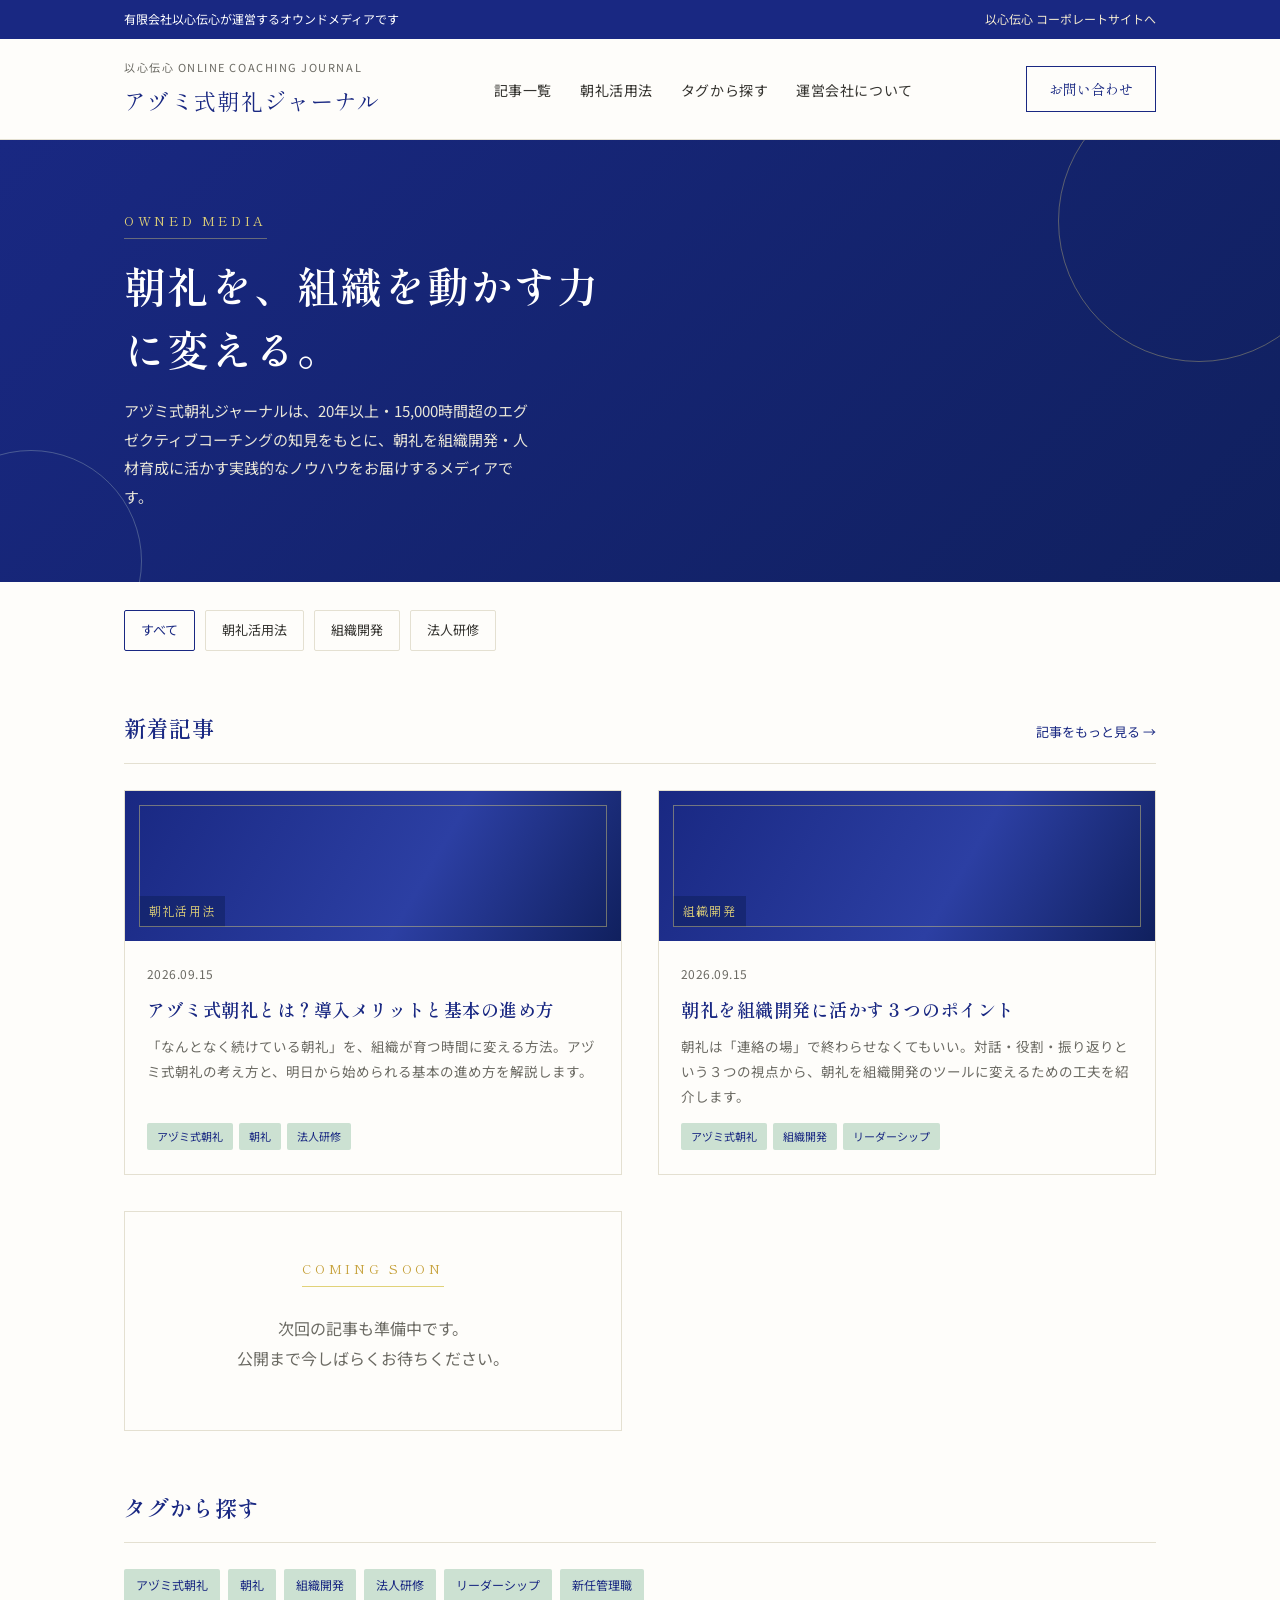
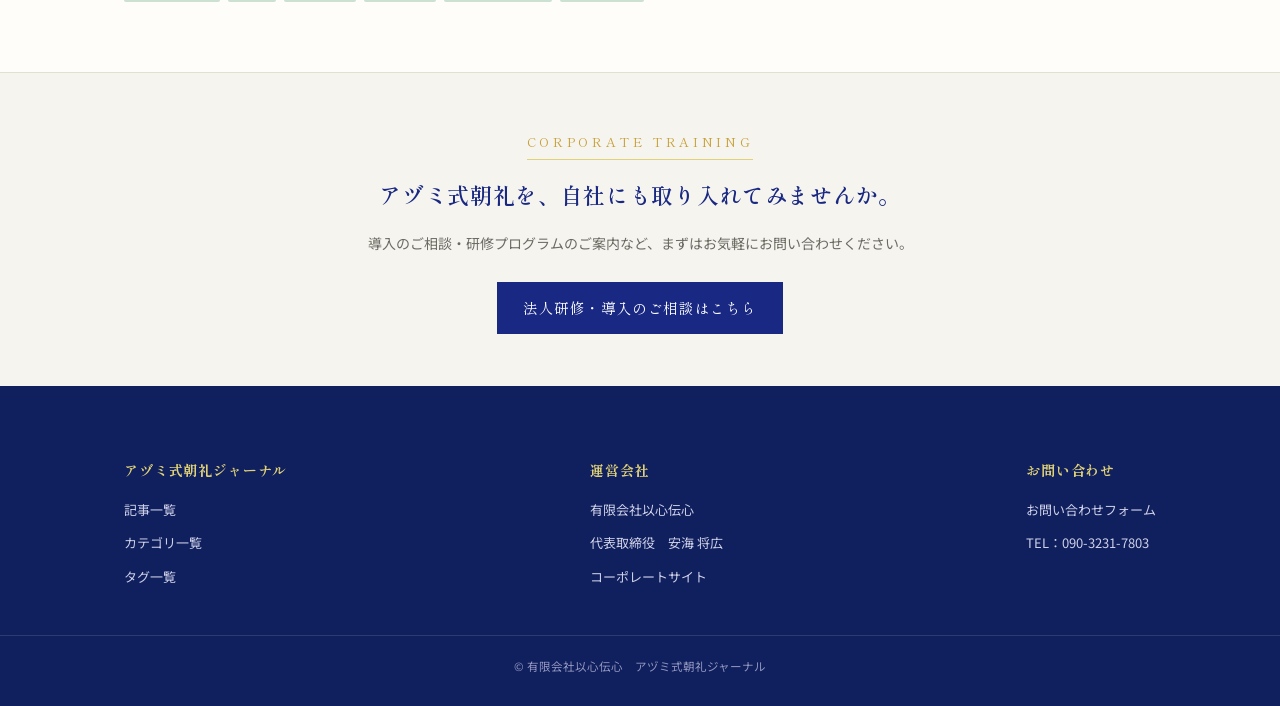
<file: index.html>
<!DOCTYPE html>
<html lang="ja">
<head>
<meta charset="UTF-8">
<meta name="viewport" content="width=device-width, initial-scale=1">
<title>アヅミ式朝礼ジャーナル｜組織を元気にする朝礼のノウハウメディア｜以心伝心</title>
<meta name="description" content="アヅミ式朝礼ジャーナルは、有限会社以心伝心が運営する朝礼・組織開発の実践メディアです。アヅミ式朝礼の導入方法から、組織開発・法人研修への活かし方まで、現場で使えるノウハウをお届けします。">
<link rel="stylesheet" href="css/style.css">
</head>
<body>

<div class="gh-topline">
  <div class="wrap">
    <span>有限会社以心伝心が運営するオウンドメディアです</span>
    <a href="https://isindensin.jp">以心伝心 コーポレートサイトへ</a>
  </div>
</div>

<header class="gh-header">
  <div class="wrap">
    <div class="gh-brand">
      <span class="parent">以心伝心 ONLINE COACHING JOURNAL</span>
      <span class="title">アヅミ式朝礼ジャーナル</span>
    </div>
    <nav class="gh-nav" aria-label="メインナビゲーション">
      <ul>
        <li><a href="index.html" aria-current="page">記事一覧</a></li>
        <li><a href="category-choreikatsuyoho.html">朝礼活用法</a></li>
        <li><a href="tag-azumishikichorei.html">タグから探す</a></li>
        <li><a href="https://isindensin.jp/mission/">運営会社について</a></li>
      </ul>
    </nav>
    <a class="gh-cta" href="https://isindensin.jp/contact/">お問い合わせ</a>
  </div>
</header>

<section class="hero">
  <div class="wrap">
    <span class="eyebrow">OWNED MEDIA</span>
    <h1>朝礼を、組織を動かす力に変える。</h1>
    <p>アヅミ式朝礼ジャーナルは、20年以上・15,000時間超のエグゼクティブコーチングの知見をもとに、朝礼を組織開発・人材育成に活かす実践的なノウハウをお届けするメディアです。</p>
  </div>
</section>

<main class="wrap">

  <div class="chipbar" role="navigation" aria-label="カテゴリで絞り込む">
    <a class="chip current" href="index.html">すべて</a>
    <a class="chip" href="category-choreikatsuyoho.html">朝礼活用法</a>
    <a class="chip" href="#">組織開発</a>
    <a class="chip" href="#">法人研修</a>
  </div>

  <div class="section-head">
    <h2>新着記事</h2>
    <a class="more" href="#">記事をもっと見る &rarr;</a>
  </div>

  <div class="article-grid">

    <article class="card">
      <a class="card-media" href="article-azumishiki-chorei-toha.html">
        <span class="cat">朝礼活用法</span>
      </a>
      <div class="card-body">
        <span class="date">2026.09.15</span>
        <h3><a href="article-azumishiki-chorei-toha.html">アヅミ式朝礼とは？導入メリットと基本の進め方</a></h3>
        <p>「なんとなく続けている朝礼」を、組織が育つ時間に変える方法。アヅミ式朝礼の考え方と、明日から始められる基本の進め方を解説します。</p>
        <div class="card-tags">
          <a class="tag" href="tag-azumishikichorei.html">アヅミ式朝礼</a>
          <a class="tag" href="#">朝礼</a>
          <a class="tag" href="#">法人研修</a>
        </div>
      </div>
    </article>

    <article class="card">
      <a class="card-media" href="article-chorei-3points.html">
        <span class="cat">組織開発</span>
      </a>
      <div class="card-body">
        <span class="date">2026.09.15</span>
        <h3><a href="article-chorei-3points.html">朝礼を組織開発に活かす３つのポイント</a></h3>
        <p>朝礼は「連絡の場」で終わらせなくてもいい。対話・役割・振り返りという３つの視点から、朝礼を組織開発のツールに変えるための工夫を紹介します。</p>
        <div class="card-tags">
          <a class="tag" href="tag-azumishikichorei.html">アヅミ式朝礼</a>
          <a class="tag" href="#">組織開発</a>
          <a class="tag" href="#">リーダーシップ</a>
        </div>
      </div>
    </article>

    <div class="card placeholder">
      <div>
        <span class="eyebrow">COMING SOON</span>
        <p>次回の記事も準備中です。<br>公開まで今しばらくお待ちください。</p>
      </div>
    </div>

  </div>

  <div class="section-head">
    <h2>タグから探す</h2>
  </div>
  <div class="tagbar" style="margin-bottom:60px;">
    <a class="tag" href="tag-azumishikichorei.html">アヅミ式朝礼</a>
    <a class="tag" href="#">朝礼</a>
    <a class="tag" href="#">組織開発</a>
    <a class="tag" href="#">法人研修</a>
    <a class="tag" href="#">リーダーシップ</a>
    <a class="tag" href="#">新任管理職</a>
  </div>

</main>

<div class="footer-cta">
  <div class="wrap">
    <span class="eyebrow">CORPORATE TRAINING</span>
    <h2>アヅミ式朝礼を、自社にも取り入れてみませんか。</h2>
    <p>導入のご相談・研修プログラムのご案内など、まずはお気軽にお問い合わせください。</p>
    <a class="btn btn-gold" style="background:var(--navy);color:#fff;" href="https://isindensin.jp/contact/">法人研修・導入のご相談はこちら</a>
  </div>
</div>

<footer class="gh-footer">
  <div class="wrap">
    <div class="fcol">
      <h5>アヅミ式朝礼ジャーナル</h5>
      <ul>
        <li><a href="index.html">記事一覧</a></li>
        <li><a href="category-choreikatsuyoho.html">カテゴリ一覧</a></li>
        <li><a href="tag-azumishikichorei.html">タグ一覧</a></li>
      </ul>
    </div>
    <div class="fcol">
      <h5>運営会社</h5>
      <ul>
        <li>有限会社以心伝心</li>
        <li>代表取締役　安海 将広</li>
        <li><a href="https://isindensin.jp">コーポレートサイト</a></li>
      </ul>
    </div>
    <div class="fcol">
      <h5>お問い合わせ</h5>
      <ul>
        <li><a href="https://isindensin.jp/contact/">お問い合わせフォーム</a></li>
        <li>TEL：090-3231-7803</li>
      </ul>
    </div>
  </div>
  <div class="copy">&copy; 有限会社以心伝心　アヅミ式朝礼ジャーナル</div>
</footer>

</body>
</html>
</file>
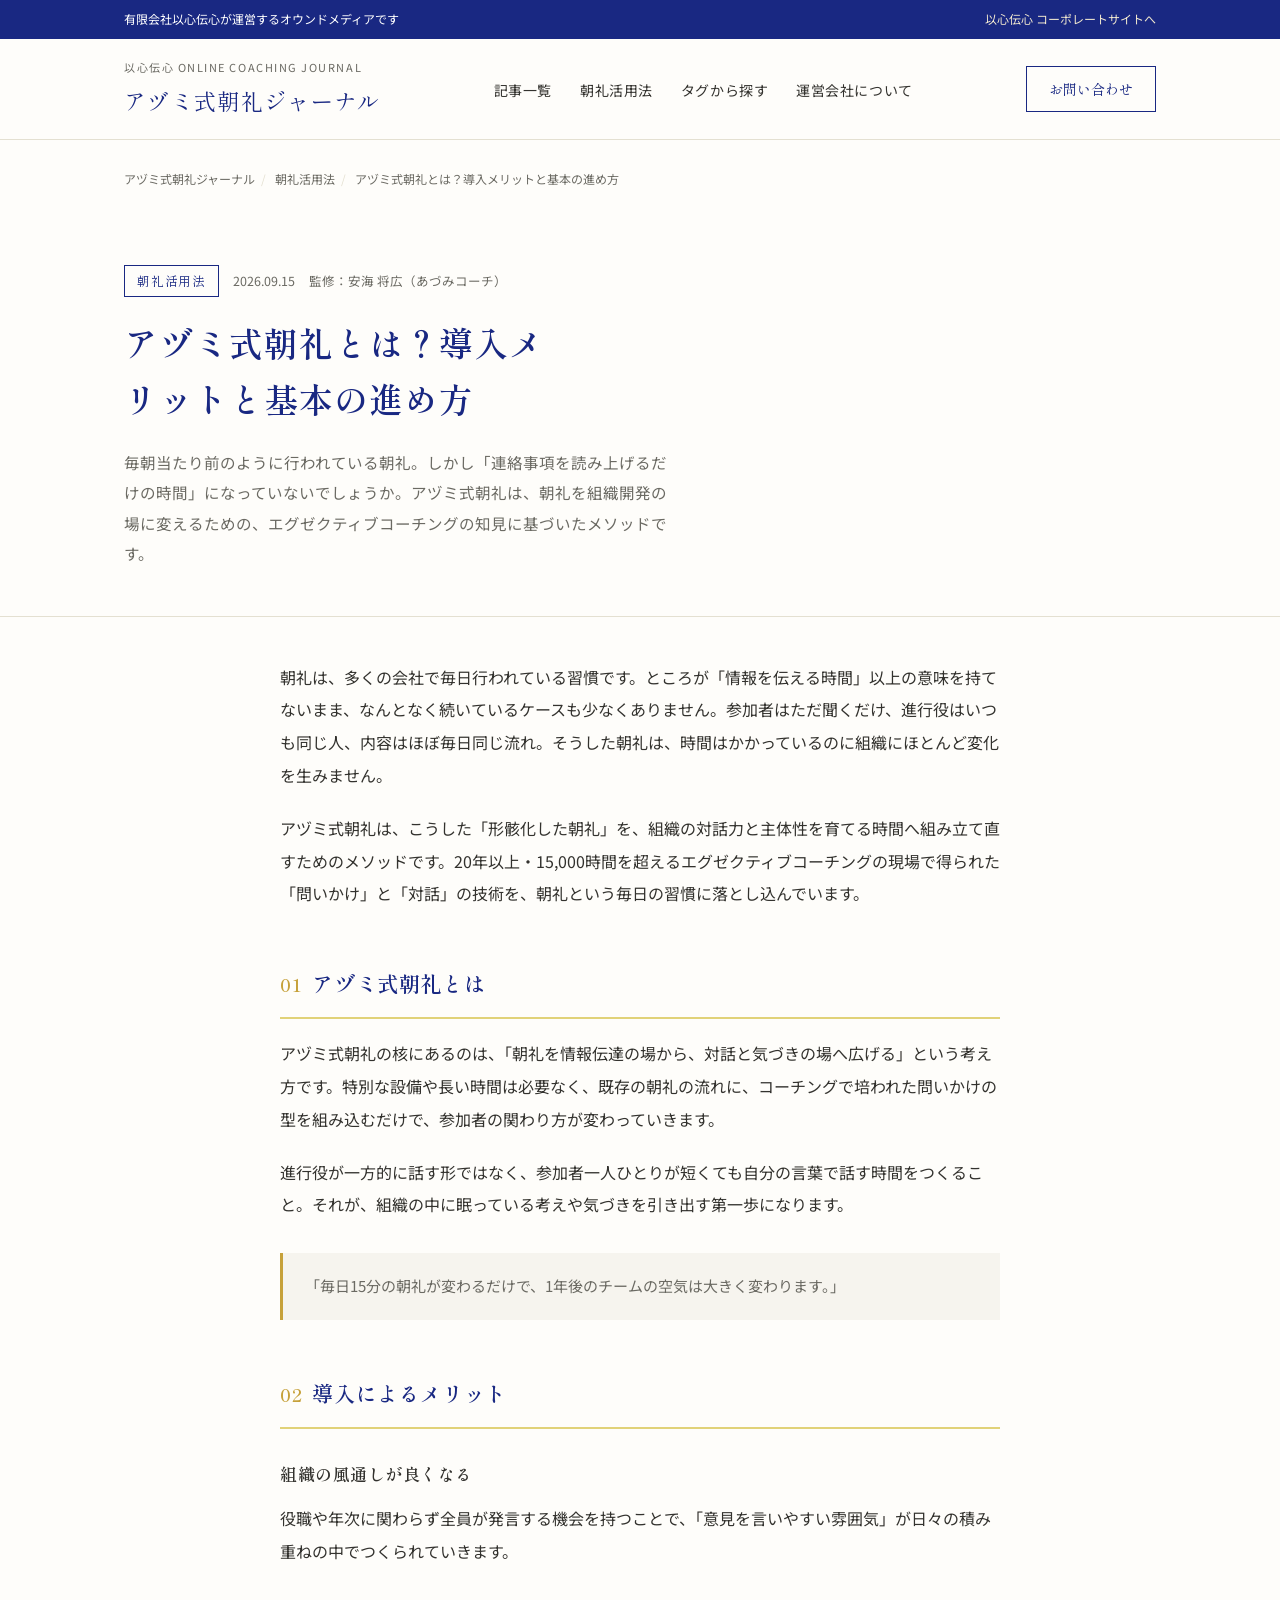
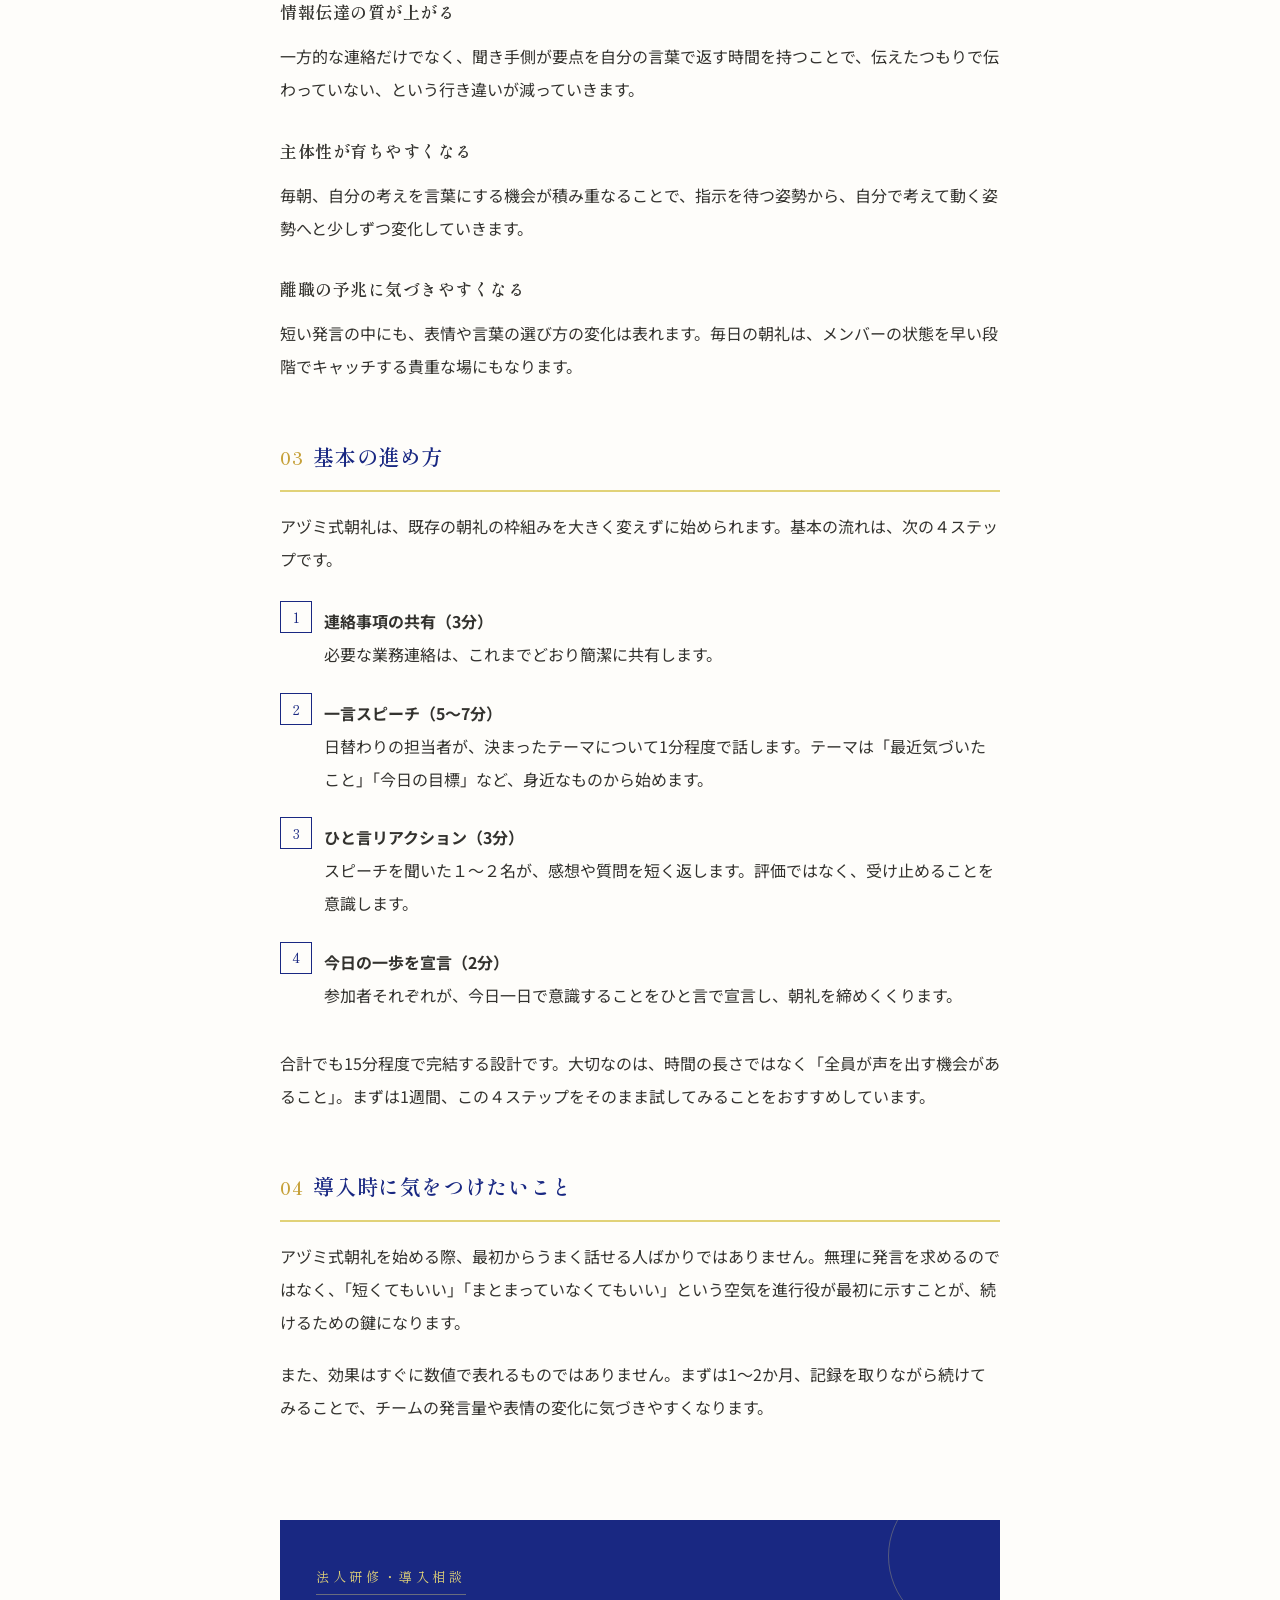
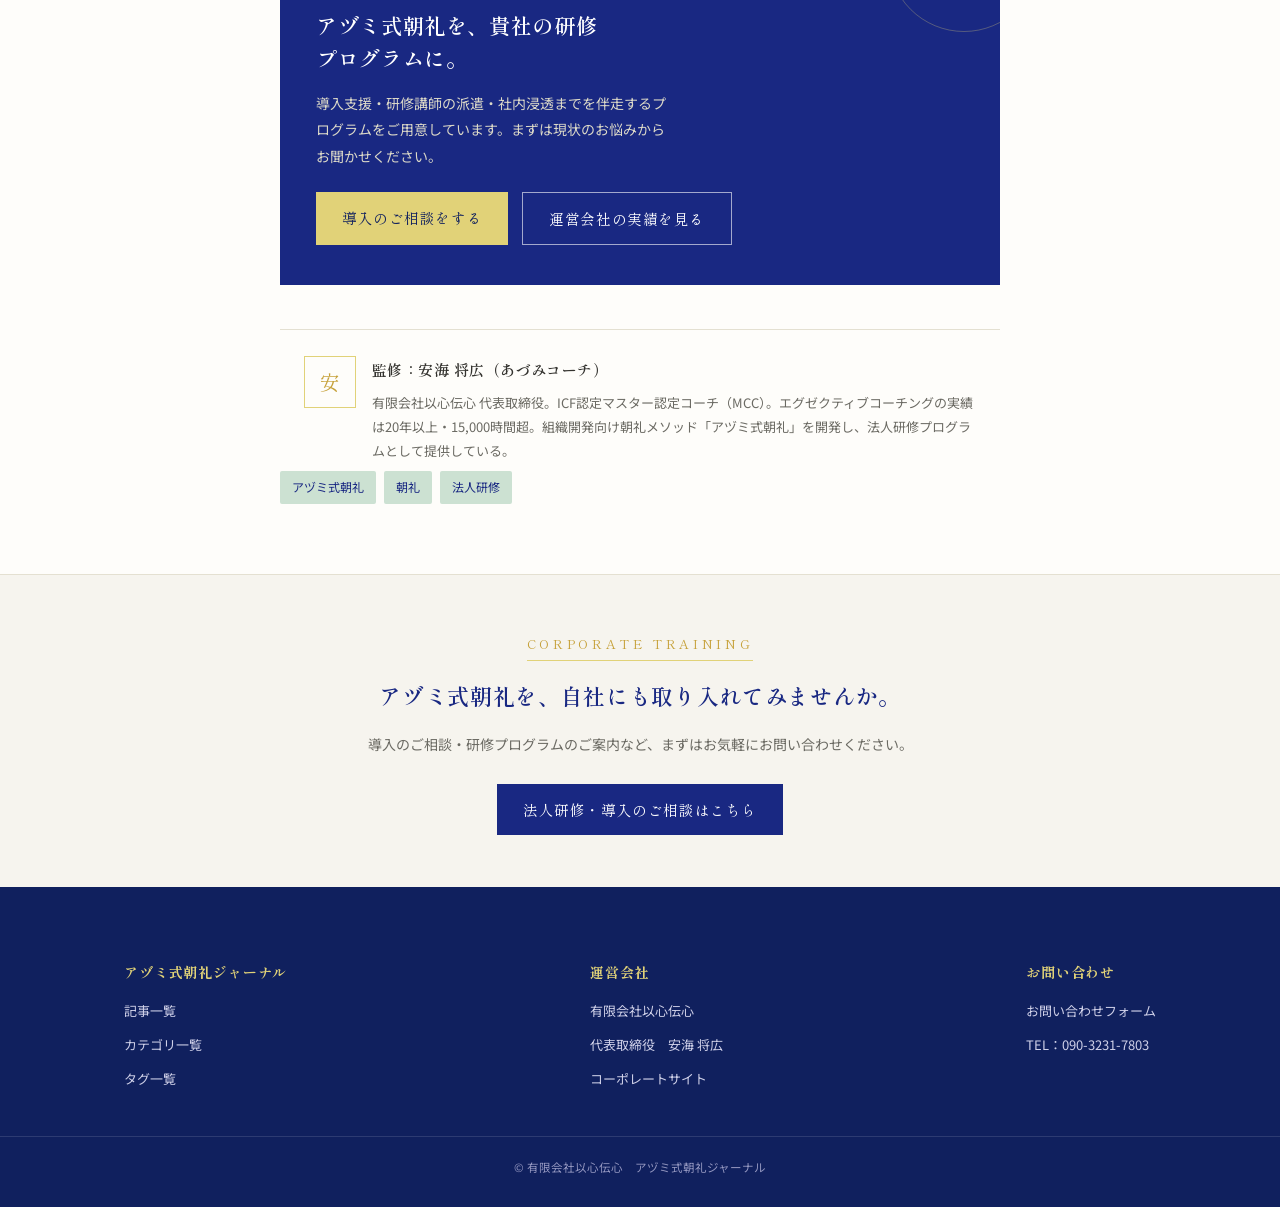
<file: article-azumishiki-chorei-toha.html>
<!DOCTYPE html>
<html lang="ja">
<head>
<meta charset="UTF-8">
<meta name="viewport" content="width=device-width, initial-scale=1">
<title>アヅミ式朝礼とは？導入メリットと基本の進め方｜アヅミ式朝礼ジャーナル</title>
<meta name="description" content="アヅミ式朝礼は、20年以上のエグゼクティブコーチングの知見をもとに設計された組織開発向けの朝礼メソッドです。導入のメリットと基本の進め方を、具体例とともに解説します。">
<link rel="stylesheet" href="css/style.css">
</head>
<body>

<div class="gh-topline">
  <div class="wrap">
    <span>有限会社以心伝心が運営するオウンドメディアです</span>
    <a href="https://isindensin.jp">以心伝心 コーポレートサイトへ</a>
  </div>
</div>

<header class="gh-header">
  <div class="wrap">
    <div class="gh-brand">
      <span class="parent">以心伝心 ONLINE COACHING JOURNAL</span>
      <span class="title">アヅミ式朝礼ジャーナル</span>
    </div>
    <nav class="gh-nav" aria-label="メインナビゲーション">
      <ul>
        <li><a href="index.html">記事一覧</a></li>
        <li><a href="category-choreikatsuyoho.html">朝礼活用法</a></li>
        <li><a href="tag-azumishikichorei.html">タグから探す</a></li>
        <li><a href="https://isindensin.jp/mission/">運営会社について</a></li>
      </ul>
    </nav>
    <a class="gh-cta" href="https://isindensin.jp/contact/">お問い合わせ</a>
  </div>
</header>

<div class="wrap">
  <p class="crumbs">
    <a href="index.html">アヅミ式朝礼ジャーナル</a><span>/</span>
    <a href="category-choreikatsuyoho.html">朝礼活用法</a><span>/</span>
    アヅミ式朝礼とは？導入メリットと基本の進め方
  </p>
</div>

<div class="article-head">
  <div class="wrap">
    <div class="meta">
      <span class="cat-badge">朝礼活用法</span>
      <span>2026.09.15</span>
      <span>監修：安海 将広（あづみコーチ）</span>
    </div>
    <h1>アヅミ式朝礼とは？導入メリットと基本の進め方</h1>
    <p class="lead">毎朝当たり前のように行われている朝礼。しかし「連絡事項を読み上げるだけの時間」になっていないでしょうか。アヅミ式朝礼は、朝礼を組織開発の場に変えるための、エグゼクティブコーチングの知見に基づいたメソッドです。</p>
  </div>
</div>

<article class="article-body">

  <p>朝礼は、多くの会社で毎日行われている習慣です。ところが「情報を伝える時間」以上の意味を持てないまま、なんとなく続いているケースも少なくありません。参加者はただ聞くだけ、進行役はいつも同じ人、内容はほぼ毎日同じ流れ。そうした朝礼は、時間はかかっているのに組織にほとんど変化を生みません。</p>

  <p>アヅミ式朝礼は、こうした「形骸化した朝礼」を、組織の対話力と主体性を育てる時間へ組み立て直すためのメソッドです。20年以上・15,000時間を超えるエグゼクティブコーチングの現場で得られた「問いかけ」と「対話」の技術を、朝礼という毎日の習慣に落とし込んでいます。</p>

  <h2><span class="num">01</span>アヅミ式朝礼とは</h2>
  <p>アヅミ式朝礼の核にあるのは、「朝礼を情報伝達の場から、対話と気づきの場へ広げる」という考え方です。特別な設備や長い時間は必要なく、既存の朝礼の流れに、コーチングで培われた問いかけの型を組み込むだけで、参加者の関わり方が変わっていきます。</p>
  <p>進行役が一方的に話す形ではなく、参加者一人ひとりが短くても自分の言葉で話す時間をつくること。それが、組織の中に眠っている考えや気づきを引き出す第一歩になります。</p>

  <div class="pull">「毎日15分の朝礼が変わるだけで、1年後のチームの空気は大きく変わります。」</div>

  <h2><span class="num">02</span>導入によるメリット</h2>

  <h3>組織の風通しが良くなる</h3>
  <p>役職や年次に関わらず全員が発言する機会を持つことで、「意見を言いやすい雰囲気」が日々の積み重ねの中でつくられていきます。</p>

  <h3>情報伝達の質が上がる</h3>
  <p>一方的な連絡だけでなく、聞き手側が要点を自分の言葉で返す時間を持つことで、伝えたつもりで伝わっていない、という行き違いが減っていきます。</p>

  <h3>主体性が育ちやすくなる</h3>
  <p>毎朝、自分の考えを言葉にする機会が積み重なることで、指示を待つ姿勢から、自分で考えて動く姿勢へと少しずつ変化していきます。</p>

  <h3>離職の予兆に気づきやすくなる</h3>
  <p>短い発言の中にも、表情や言葉の選び方の変化は表れます。毎日の朝礼は、メンバーの状態を早い段階でキャッチする貴重な場にもなります。</p>

  <h2><span class="num">03</span>基本の進め方</h2>
  <p>アヅミ式朝礼は、既存の朝礼の枠組みを大きく変えずに始められます。基本の流れは、次の４ステップです。</p>

  <ol class="step-list">
    <li><strong>連絡事項の共有（3分）</strong><br>必要な業務連絡は、これまでどおり簡潔に共有します。</li>
    <li><strong>一言スピーチ（5〜7分）</strong><br>日替わりの担当者が、決まったテーマについて1分程度で話します。テーマは「最近気づいたこと」「今日の目標」など、身近なものから始めます。</li>
    <li><strong>ひと言リアクション（3分）</strong><br>スピーチを聞いた１〜２名が、感想や質問を短く返します。評価ではなく、受け止めることを意識します。</li>
    <li><strong>今日の一歩を宣言（2分）</strong><br>参加者それぞれが、今日一日で意識することをひと言で宣言し、朝礼を締めくくります。</li>
  </ol>

  <p>合計でも15分程度で完結する設計です。大切なのは、時間の長さではなく「全員が声を出す機会があること」。まずは1週間、この４ステップをそのまま試してみることをおすすめしています。</p>

  <h2><span class="num">04</span>導入時に気をつけたいこと</h2>
  <p>アヅミ式朝礼を始める際、最初からうまく話せる人ばかりではありません。無理に発言を求めるのではなく、「短くてもいい」「まとまっていなくてもいい」という空気を進行役が最初に示すことが、続けるための鍵になります。</p>
  <p>また、効果はすぐに数値で表れるものではありません。まずは1〜2か月、記録を取りながら続けてみることで、チームの発言量や表情の変化に気づきやすくなります。</p>

</article>

<div class="cta-block wrap" style="max-width:720px;">
  <span class="eyebrow">法人研修・導入相談</span>
  <h3>アヅミ式朝礼を、貴社の研修プログラムに。</h3>
  <p>導入支援・研修講師の派遣・社内浸透までを伴走するプログラムをご用意しています。まずは現状のお悩みからお聞かせください。</p>
  <div class="cta-buttons">
    <a class="btn btn-gold" href="https://isindensin.jp/contact/">導入のご相談をする</a>
    <a class="btn btn-outline" href="https://isindensin.jp/mission/">運営会社の実績を見る</a>
  </div>
</div>

<div class="author-box wrap" style="max-width:720px;">
  <div class="author-mark">安</div>
  <div>
    <h4>監修：安海 将広（あづみコーチ）</h4>
    <p>有限会社以心伝心 代表取締役。ICF認定マスター認定コーチ（MCC）。エグゼクティブコーチングの実績は20年以上・15,000時間超。組織開発向け朝礼メソッド「アヅミ式朝礼」を開発し、法人研修プログラムとして提供している。</p>
  </div>
</div>

<div class="article-foot-tags wrap" style="max-width:720px;">
  <a class="tag" href="tag-azumishikichorei.html">アヅミ式朝礼</a>
  <a class="tag" href="#">朝礼</a>
  <a class="tag" href="#">法人研修</a>
</div>

<div class="footer-cta">
  <div class="wrap">
    <span class="eyebrow">CORPORATE TRAINING</span>
    <h2>アヅミ式朝礼を、自社にも取り入れてみませんか。</h2>
    <p>導入のご相談・研修プログラムのご案内など、まずはお気軽にお問い合わせください。</p>
    <a class="btn btn-gold" style="background:var(--navy);color:#fff;" href="https://isindensin.jp/contact/">法人研修・導入のご相談はこちら</a>
  </div>
</div>

<footer class="gh-footer">
  <div class="wrap">
    <div class="fcol">
      <h5>アヅミ式朝礼ジャーナル</h5>
      <ul>
        <li><a href="index.html">記事一覧</a></li>
        <li><a href="category-choreikatsuyoho.html">カテゴリ一覧</a></li>
        <li><a href="tag-azumishikichorei.html">タグ一覧</a></li>
      </ul>
    </div>
    <div class="fcol">
      <h5>運営会社</h5>
      <ul>
        <li>有限会社以心伝心</li>
        <li>代表取締役　安海 将広</li>
        <li><a href="https://isindensin.jp">コーポレートサイト</a></li>
      </ul>
    </div>
    <div class="fcol">
      <h5>お問い合わせ</h5>
      <ul>
        <li><a href="https://isindensin.jp/contact/">お問い合わせフォーム</a></li>
        <li>TEL：090-3231-7803</li>
      </ul>
    </div>
  </div>
  <div class="copy">&copy; 有限会社以心伝心　アヅミ式朝礼ジャーナル</div>
</footer>

</body>
</html>
</file>
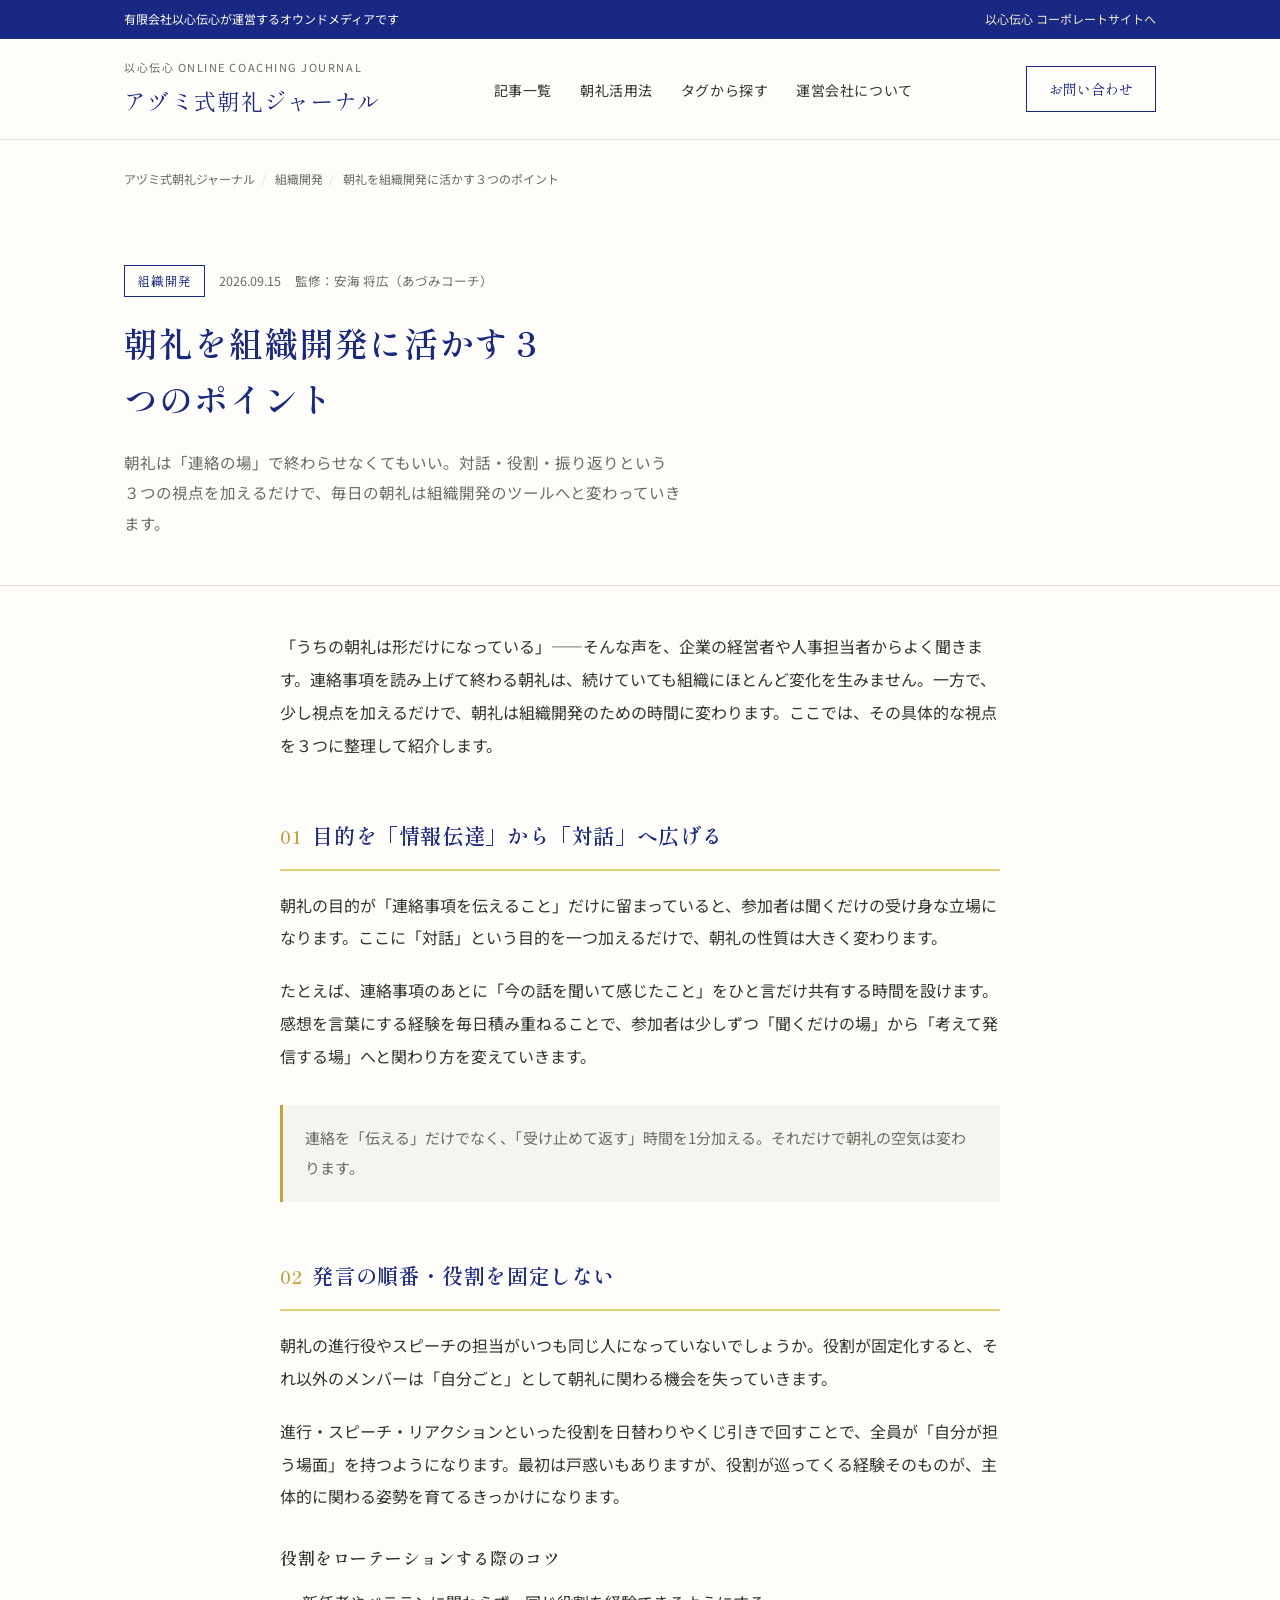
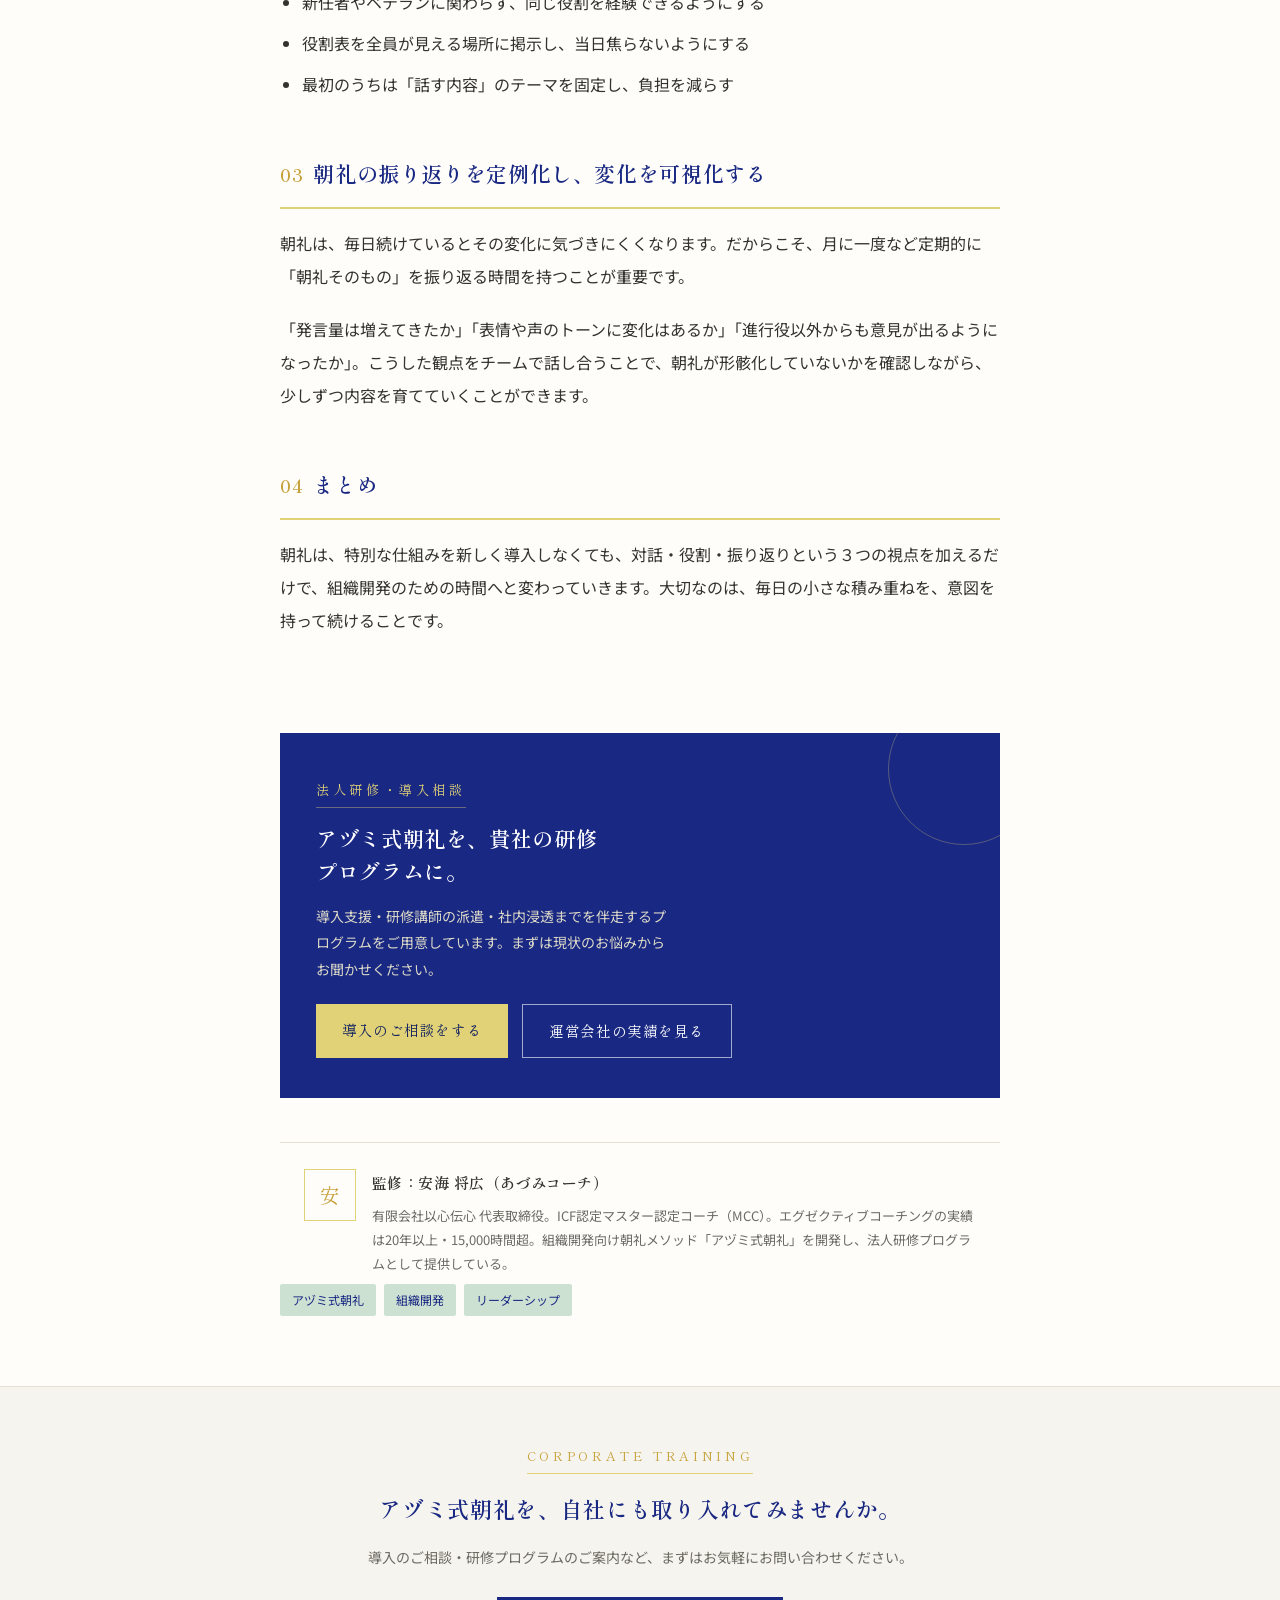
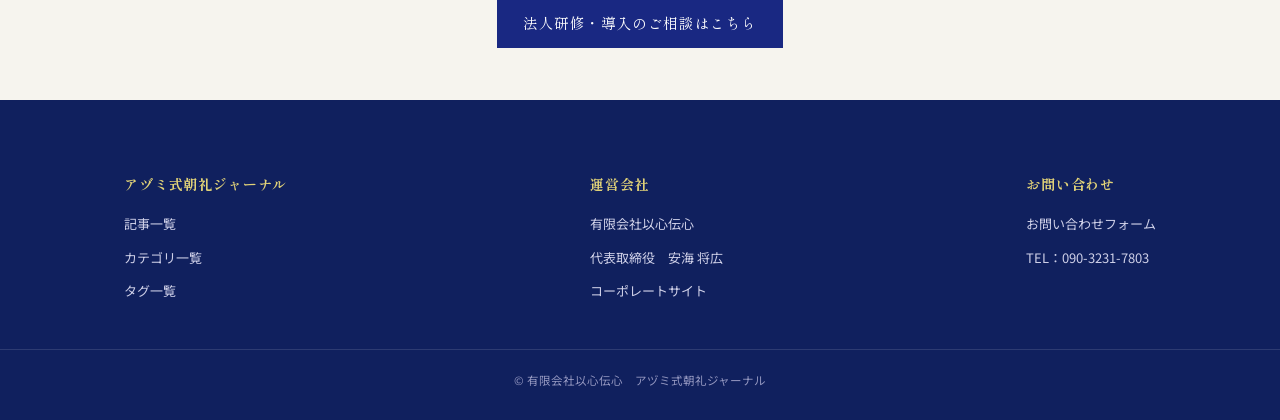
<file: article-chorei-3points.html>
<!DOCTYPE html>
<html lang="ja">
<head>
<meta charset="UTF-8">
<meta name="viewport" content="width=device-width, initial-scale=1">
<title>朝礼を組織開発に活かす３つのポイント｜アヅミ式朝礼ジャーナル</title>
<meta name="description" content="朝礼は連絡の場で終わらせなくてもいい。対話・役割・振り返りという３つの視点から、朝礼を組織開発のツールに変えるための具体的な工夫を紹介します。">
<link rel="stylesheet" href="css/style.css">
</head>
<body>

<div class="gh-topline">
  <div class="wrap">
    <span>有限会社以心伝心が運営するオウンドメディアです</span>
    <a href="https://isindensin.jp">以心伝心 コーポレートサイトへ</a>
  </div>
</div>

<header class="gh-header">
  <div class="wrap">
    <div class="gh-brand">
      <span class="parent">以心伝心 ONLINE COACHING JOURNAL</span>
      <span class="title">アヅミ式朝礼ジャーナル</span>
    </div>
    <nav class="gh-nav" aria-label="メインナビゲーション">
      <ul>
        <li><a href="index.html">記事一覧</a></li>
        <li><a href="category-choreikatsuyoho.html">朝礼活用法</a></li>
        <li><a href="tag-azumishikichorei.html">タグから探す</a></li>
        <li><a href="https://isindensin.jp/mission/">運営会社について</a></li>
      </ul>
    </nav>
    <a class="gh-cta" href="https://isindensin.jp/contact/">お問い合わせ</a>
  </div>
</header>

<div class="wrap">
  <p class="crumbs">
    <a href="index.html">アヅミ式朝礼ジャーナル</a><span>/</span>
    組織開発<span>/</span>
    朝礼を組織開発に活かす３つのポイント
  </p>
</div>

<div class="article-head">
  <div class="wrap">
    <div class="meta">
      <span class="cat-badge">組織開発</span>
      <span>2026.09.15</span>
      <span>監修：安海 将広（あづみコーチ）</span>
    </div>
    <h1>朝礼を組織開発に活かす３つのポイント</h1>
    <p class="lead">朝礼は「連絡の場」で終わらせなくてもいい。対話・役割・振り返りという３つの視点を加えるだけで、毎日の朝礼は組織開発のツールへと変わっていきます。</p>
  </div>
</div>

<article class="article-body">

  <p>「うちの朝礼は形だけになっている」——そんな声を、企業の経営者や人事担当者からよく聞きます。連絡事項を読み上げて終わる朝礼は、続けていても組織にほとんど変化を生みません。一方で、少し視点を加えるだけで、朝礼は組織開発のための時間に変わります。ここでは、その具体的な視点を３つに整理して紹介します。</p>

  <h2><span class="num">01</span>目的を「情報伝達」から「対話」へ広げる</h2>
  <p>朝礼の目的が「連絡事項を伝えること」だけに留まっていると、参加者は聞くだけの受け身な立場になります。ここに「対話」という目的を一つ加えるだけで、朝礼の性質は大きく変わります。</p>
  <p>たとえば、連絡事項のあとに「今の話を聞いて感じたこと」をひと言だけ共有する時間を設けます。感想を言葉にする経験を毎日積み重ねることで、参加者は少しずつ「聞くだけの場」から「考えて発信する場」へと関わり方を変えていきます。</p>

  <div class="pull">連絡を「伝える」だけでなく、「受け止めて返す」時間を1分加える。それだけで朝礼の空気は変わります。</div>

  <h2><span class="num">02</span>発言の順番・役割を固定しない</h2>
  <p>朝礼の進行役やスピーチの担当がいつも同じ人になっていないでしょうか。役割が固定化すると、それ以外のメンバーは「自分ごと」として朝礼に関わる機会を失っていきます。</p>
  <p>進行・スピーチ・リアクションといった役割を日替わりやくじ引きで回すことで、全員が「自分が担う場面」を持つようになります。最初は戸惑いもありますが、役割が巡ってくる経験そのものが、主体的に関わる姿勢を育てるきっかけになります。</p>

  <h3>役割をローテーションする際のコツ</h3>
  <ul>
    <li>新任者やベテランに関わらず、同じ役割を経験できるようにする</li>
    <li>役割表を全員が見える場所に掲示し、当日焦らないようにする</li>
    <li>最初のうちは「話す内容」のテーマを固定し、負担を減らす</li>
  </ul>

  <h2><span class="num">03</span>朝礼の振り返りを定例化し、変化を可視化する</h2>
  <p>朝礼は、毎日続けているとその変化に気づきにくくなります。だからこそ、月に一度など定期的に「朝礼そのもの」を振り返る時間を持つことが重要です。</p>
  <p>「発言量は増えてきたか」「表情や声のトーンに変化はあるか」「進行役以外からも意見が出るようになったか」。こうした観点をチームで話し合うことで、朝礼が形骸化していないかを確認しながら、少しずつ内容を育てていくことができます。</p>

  <h2><span class="num">04</span>まとめ</h2>
  <p>朝礼は、特別な仕組みを新しく導入しなくても、対話・役割・振り返りという３つの視点を加えるだけで、組織開発のための時間へと変わっていきます。大切なのは、毎日の小さな積み重ねを、意図を持って続けることです。</p>

</article>

<div class="cta-block wrap" style="max-width:720px;">
  <span class="eyebrow">法人研修・導入相談</span>
  <h3>アヅミ式朝礼を、貴社の研修プログラムに。</h3>
  <p>導入支援・研修講師の派遣・社内浸透までを伴走するプログラムをご用意しています。まずは現状のお悩みからお聞かせください。</p>
  <div class="cta-buttons">
    <a class="btn btn-gold" href="https://isindensin.jp/contact/">導入のご相談をする</a>
    <a class="btn btn-outline" href="https://isindensin.jp/mission/">運営会社の実績を見る</a>
  </div>
</div>

<div class="author-box wrap" style="max-width:720px;">
  <div class="author-mark">安</div>
  <div>
    <h4>監修：安海 将広（あづみコーチ）</h4>
    <p>有限会社以心伝心 代表取締役。ICF認定マスター認定コーチ（MCC）。エグゼクティブコーチングの実績は20年以上・15,000時間超。組織開発向け朝礼メソッド「アヅミ式朝礼」を開発し、法人研修プログラムとして提供している。</p>
  </div>
</div>

<div class="article-foot-tags wrap" style="max-width:720px;">
  <a class="tag" href="tag-azumishikichorei.html">アヅミ式朝礼</a>
  <a class="tag" href="#">組織開発</a>
  <a class="tag" href="#">リーダーシップ</a>
</div>

<div class="footer-cta">
  <div class="wrap">
    <span class="eyebrow">CORPORATE TRAINING</span>
    <h2>アヅミ式朝礼を、自社にも取り入れてみませんか。</h2>
    <p>導入のご相談・研修プログラムのご案内など、まずはお気軽にお問い合わせください。</p>
    <a class="btn btn-gold" style="background:var(--navy);color:#fff;" href="https://isindensin.jp/contact/">法人研修・導入のご相談はこちら</a>
  </div>
</div>

<footer class="gh-footer">
  <div class="wrap">
    <div class="fcol">
      <h5>アヅミ式朝礼ジャーナル</h5>
      <ul>
        <li><a href="index.html">記事一覧</a></li>
        <li><a href="category-choreikatsuyoho.html">カテゴリ一覧</a></li>
        <li><a href="tag-azumishikichorei.html">タグ一覧</a></li>
      </ul>
    </div>
    <div class="fcol">
      <h5>運営会社</h5>
      <ul>
        <li>有限会社以心伝心</li>
        <li>代表取締役　安海 将広</li>
        <li><a href="https://isindensin.jp">コーポレートサイト</a></li>
      </ul>
    </div>
    <div class="fcol">
      <h5>お問い合わせ</h5>
      <ul>
        <li><a href="https://isindensin.jp/contact/">お問い合わせフォーム</a></li>
        <li>TEL：090-3231-7803</li>
      </ul>
    </div>
  </div>
  <div class="copy">&copy; 有限会社以心伝心　アヅミ式朝礼ジャーナル</div>
</footer>

</body>
</html>
</file>
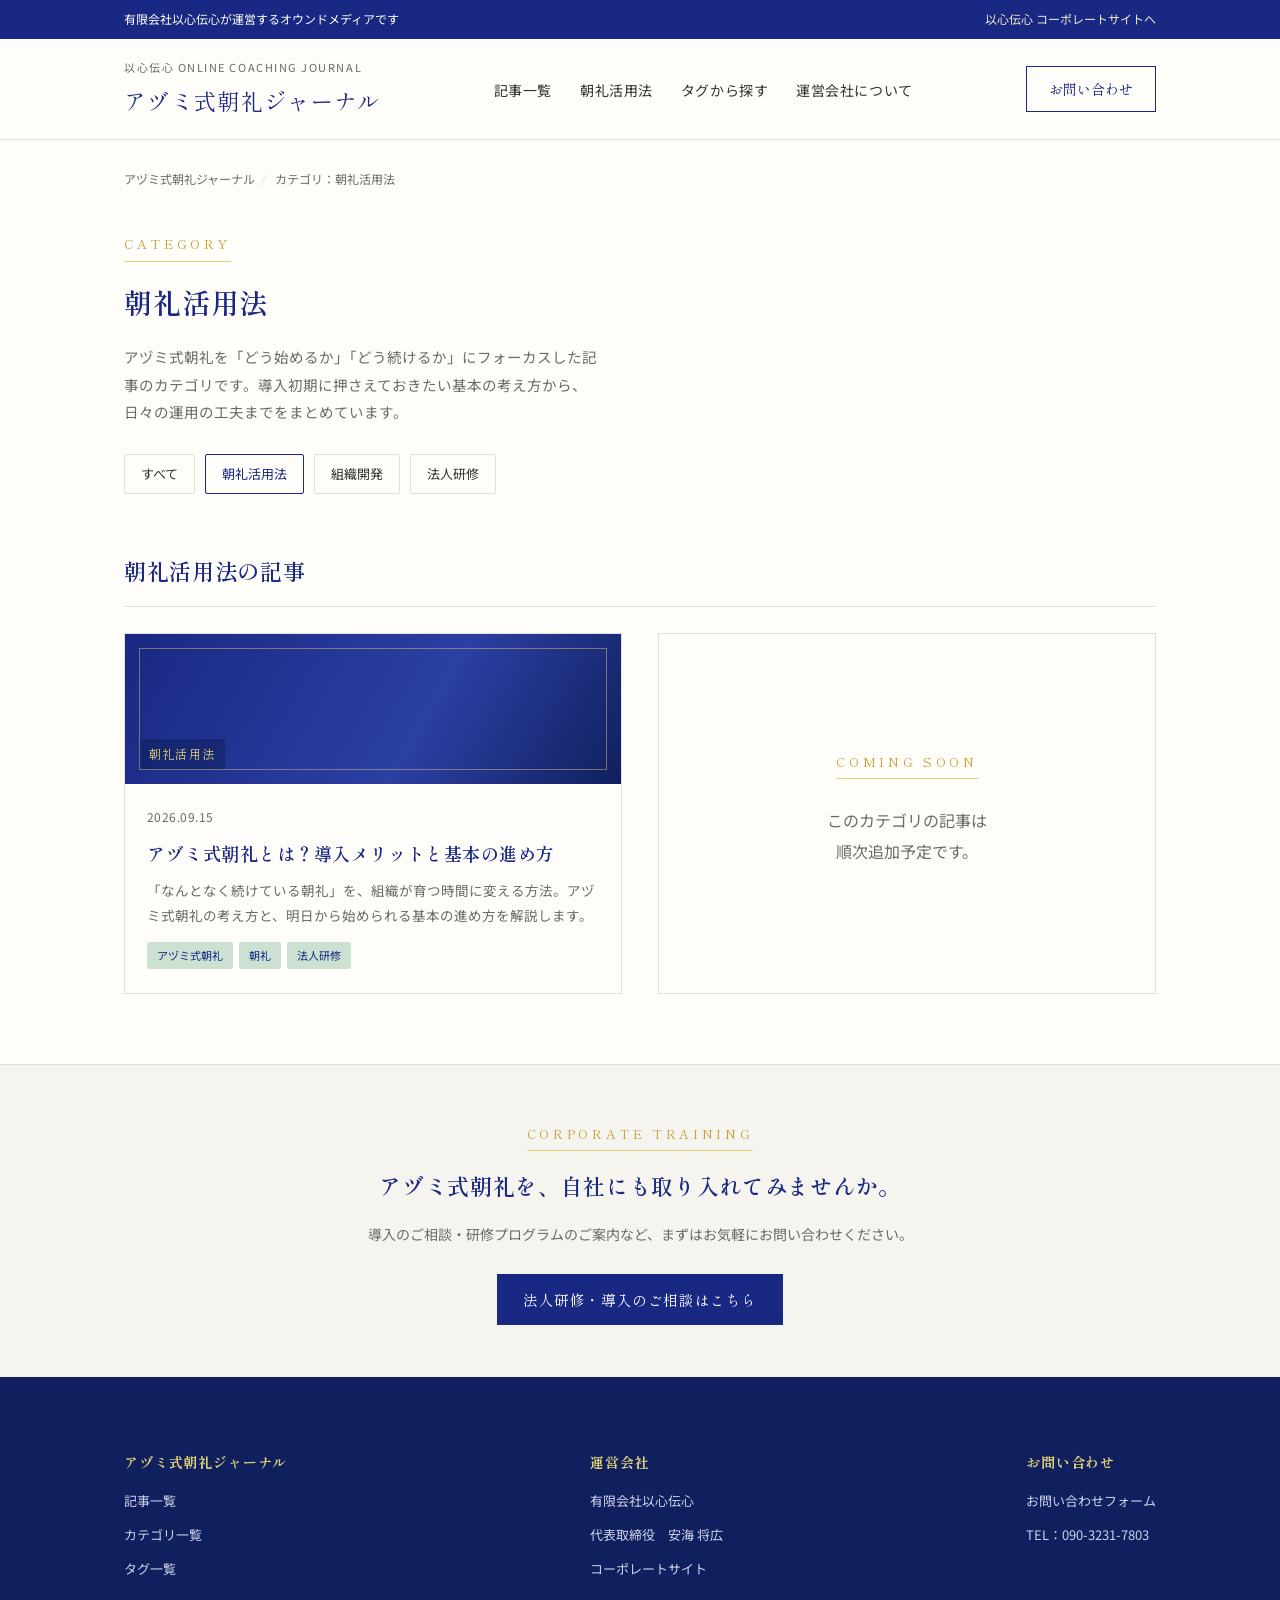
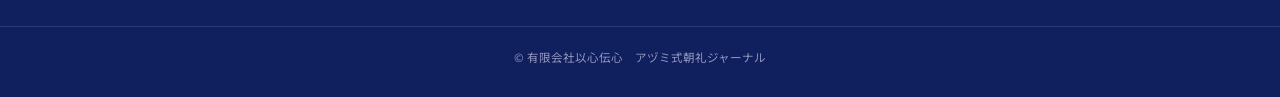
<file: category-choreikatsuyoho.html>
<!DOCTYPE html>
<html lang="ja">
<head>
<meta charset="UTF-8">
<meta name="viewport" content="width=device-width, initial-scale=1">
<title>カテゴリ：朝礼活用法｜アヅミ式朝礼ジャーナル</title>
<meta name="description" content="「朝礼活用法」カテゴリの記事一覧です。アヅミ式朝礼を実際にどう始め、どう続けるかについての実践的なノウハウをまとめています。">
<link rel="stylesheet" href="css/style.css">
</head>
<body>

<div class="gh-topline">
  <div class="wrap">
    <span>有限会社以心伝心が運営するオウンドメディアです</span>
    <a href="https://isindensin.jp">以心伝心 コーポレートサイトへ</a>
  </div>
</div>

<header class="gh-header">
  <div class="wrap">
    <div class="gh-brand">
      <span class="parent">以心伝心 ONLINE COACHING JOURNAL</span>
      <span class="title">アヅミ式朝礼ジャーナル</span>
    </div>
    <nav class="gh-nav" aria-label="メインナビゲーション">
      <ul>
        <li><a href="index.html">記事一覧</a></li>
        <li><a href="category-choreikatsuyoho.html" aria-current="page">朝礼活用法</a></li>
        <li><a href="tag-azumishikichorei.html">タグから探す</a></li>
        <li><a href="https://isindensin.jp/mission/">運営会社について</a></li>
      </ul>
    </nav>
    <a class="gh-cta" href="https://isindensin.jp/contact/">お問い合わせ</a>
  </div>
</header>

<div class="wrap">
  <p class="crumbs">
    <a href="index.html">アヅミ式朝礼ジャーナル</a><span>/</span>
    カテゴリ：朝礼活用法
  </p>
</div>

<main class="wrap">

  <div style="margin:20px 0 8px;">
    <span class="eyebrow">CATEGORY</span>
    <h1 style="font-size:28px;">朝礼活用法</h1>
    <p style="color:var(--ink-soft);font-size:14.5px;max-width:60ch;margin-top:14px;">アヅミ式朝礼を「どう始めるか」「どう続けるか」にフォーカスした記事のカテゴリです。導入初期に押さえておきたい基本の考え方から、日々の運用の工夫までをまとめています。</p>
  </div>

  <div class="chipbar">
    <a class="chip" href="index.html">すべて</a>
    <a class="chip current" href="category-choreikatsuyoho.html">朝礼活用法</a>
    <a class="chip" href="#">組織開発</a>
    <a class="chip" href="#">法人研修</a>
  </div>

  <div class="section-head">
    <h2>朝礼活用法の記事</h2>
  </div>

  <div class="article-grid">
    <article class="card">
      <a class="card-media" href="article-azumishiki-chorei-toha.html">
        <span class="cat">朝礼活用法</span>
      </a>
      <div class="card-body">
        <span class="date">2026.09.15</span>
        <h3><a href="article-azumishiki-chorei-toha.html">アヅミ式朝礼とは？導入メリットと基本の進め方</a></h3>
        <p>「なんとなく続けている朝礼」を、組織が育つ時間に変える方法。アヅミ式朝礼の考え方と、明日から始められる基本の進め方を解説します。</p>
        <div class="card-tags">
          <a class="tag" href="tag-azumishikichorei.html">アヅミ式朝礼</a>
          <a class="tag" href="#">朝礼</a>
          <a class="tag" href="#">法人研修</a>
        </div>
      </div>
    </article>

    <div class="card placeholder">
      <div>
        <span class="eyebrow">COMING SOON</span>
        <p>このカテゴリの記事は<br>順次追加予定です。</p>
      </div>
    </div>
  </div>

</main>

<div class="footer-cta">
  <div class="wrap">
    <span class="eyebrow">CORPORATE TRAINING</span>
    <h2>アヅミ式朝礼を、自社にも取り入れてみませんか。</h2>
    <p>導入のご相談・研修プログラムのご案内など、まずはお気軽にお問い合わせください。</p>
    <a class="btn btn-gold" style="background:var(--navy);color:#fff;" href="https://isindensin.jp/contact/">法人研修・導入のご相談はこちら</a>
  </div>
</div>

<footer class="gh-footer">
  <div class="wrap">
    <div class="fcol">
      <h5>アヅミ式朝礼ジャーナル</h5>
      <ul>
        <li><a href="index.html">記事一覧</a></li>
        <li><a href="category-choreikatsuyoho.html">カテゴリ一覧</a></li>
        <li><a href="tag-azumishikichorei.html">タグ一覧</a></li>
      </ul>
    </div>
    <div class="fcol">
      <h5>運営会社</h5>
      <ul>
        <li>有限会社以心伝心</li>
        <li>代表取締役　安海 将広</li>
        <li><a href="https://isindensin.jp">コーポレートサイト</a></li>
      </ul>
    </div>
    <div class="fcol">
      <h5>お問い合わせ</h5>
      <ul>
        <li><a href="https://isindensin.jp/contact/">お問い合わせフォーム</a></li>
        <li>TEL：090-3231-7803</li>
      </ul>
    </div>
  </div>
  <div class="copy">&copy; 有限会社以心伝心　アヅミ式朝礼ジャーナル</div>
</footer>

</body>
</html>
</file>
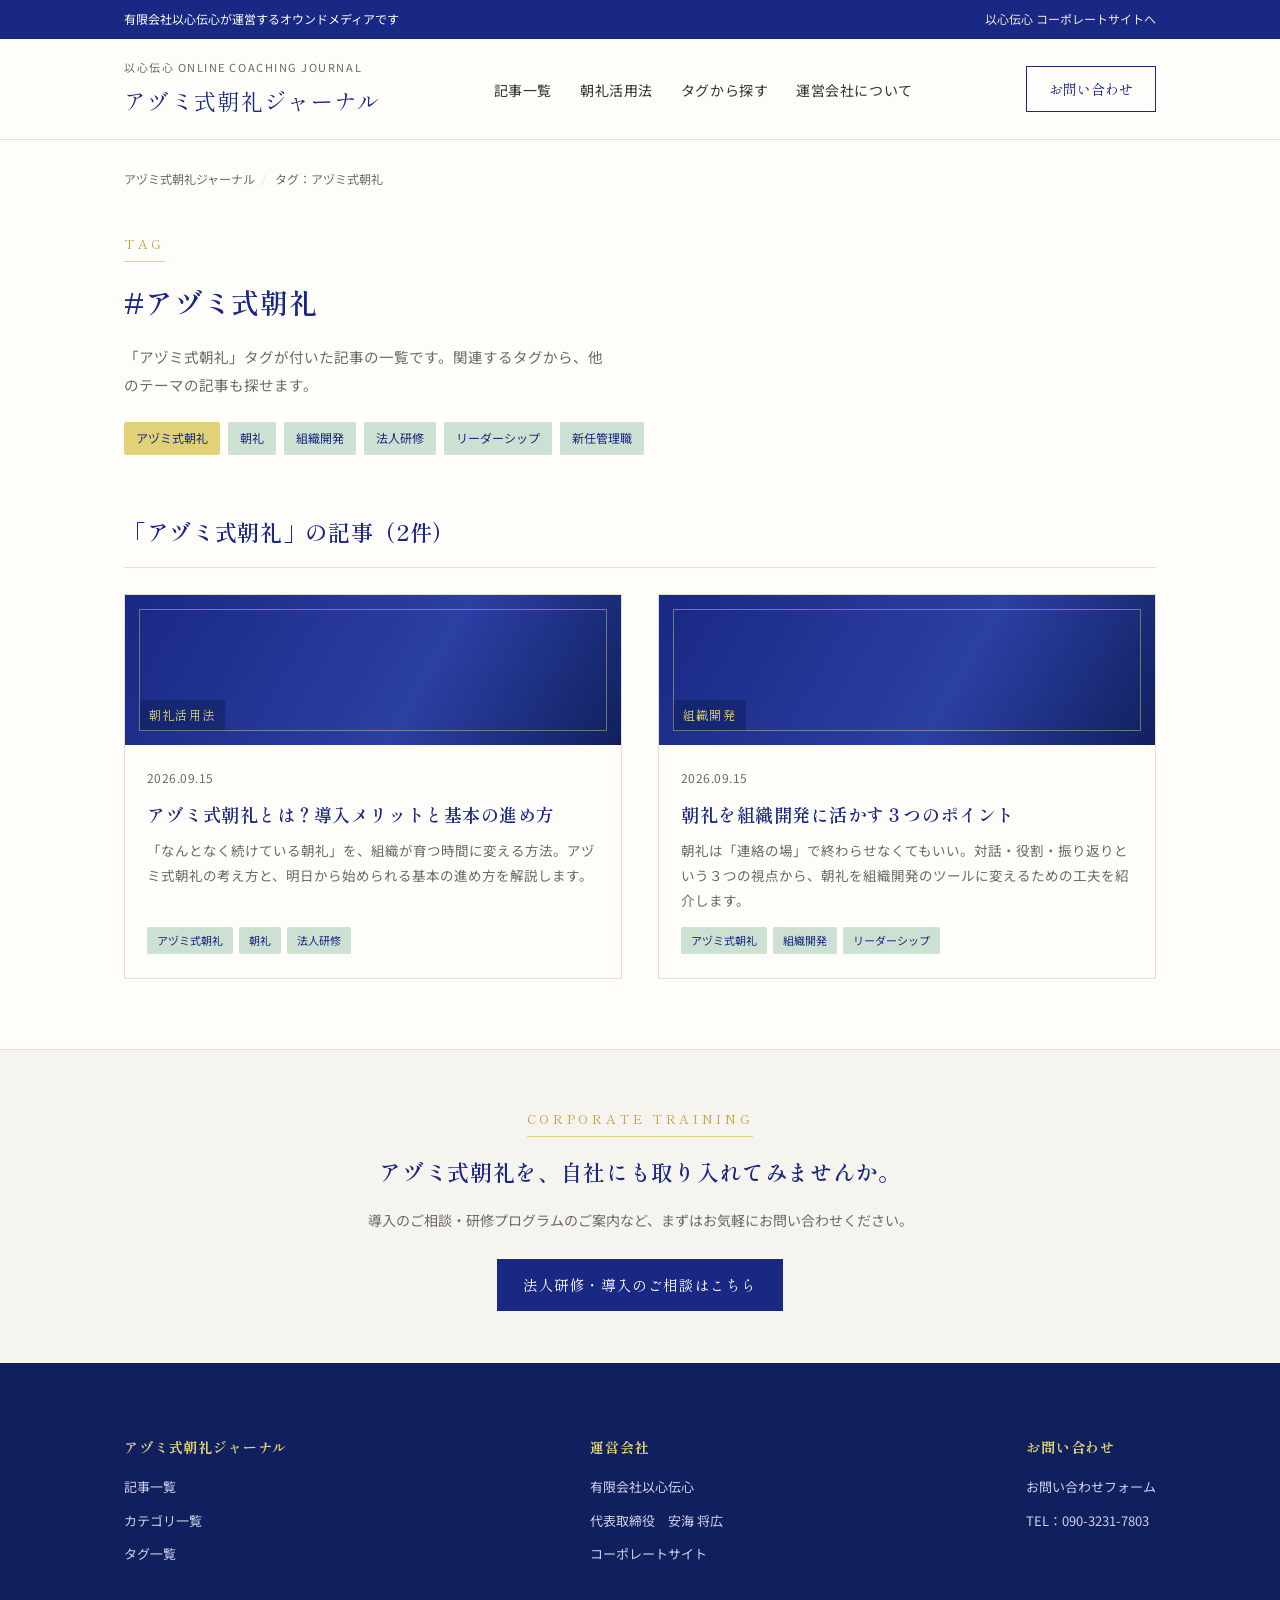
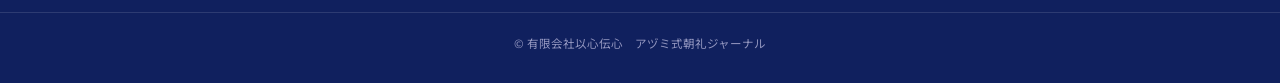
<file: tag-azumishikichorei.html>
<!DOCTYPE html>
<html lang="ja">
<head>
<meta charset="UTF-8">
<meta name="viewport" content="width=device-width, initial-scale=1">
<title>タグ：アヅミ式朝礼｜アヅミ式朝礼ジャーナル</title>
<meta name="description" content="「アヅミ式朝礼」タグの記事一覧です。アヅミ式朝礼に関するすべての記事をまとめて確認できます。">
<link rel="stylesheet" href="css/style.css">
</head>
<body>

<div class="gh-topline">
  <div class="wrap">
    <span>有限会社以心伝心が運営するオウンドメディアです</span>
    <a href="https://isindensin.jp">以心伝心 コーポレートサイトへ</a>
  </div>
</div>

<header class="gh-header">
  <div class="wrap">
    <div class="gh-brand">
      <span class="parent">以心伝心 ONLINE COACHING JOURNAL</span>
      <span class="title">アヅミ式朝礼ジャーナル</span>
    </div>
    <nav class="gh-nav" aria-label="メインナビゲーション">
      <ul>
        <li><a href="index.html">記事一覧</a></li>
        <li><a href="category-choreikatsuyoho.html">朝礼活用法</a></li>
        <li><a href="tag-azumishikichorei.html" aria-current="page">タグから探す</a></li>
        <li><a href="https://isindensin.jp/mission/">運営会社について</a></li>
      </ul>
    </nav>
    <a class="gh-cta" href="https://isindensin.jp/contact/">お問い合わせ</a>
  </div>
</header>

<div class="wrap">
  <p class="crumbs">
    <a href="index.html">アヅミ式朝礼ジャーナル</a><span>/</span>
    タグ：アヅミ式朝礼
  </p>
</div>

<main class="wrap">

  <div style="margin:20px 0 8px;">
    <span class="eyebrow">TAG</span>
    <h1 style="font-size:28px;">#アヅミ式朝礼</h1>
    <p style="color:var(--ink-soft);font-size:14.5px;max-width:60ch;margin-top:14px;">「アヅミ式朝礼」タグが付いた記事の一覧です。関連するタグから、他のテーマの記事も探せます。</p>
  </div>

  <div class="tagbar" style="margin:24px 0 8px;">
    <a class="tag" href="tag-azumishikichorei.html" style="background:var(--gold-pale);">アヅミ式朝礼</a>
    <a class="tag" href="#">朝礼</a>
    <a class="tag" href="#">組織開発</a>
    <a class="tag" href="#">法人研修</a>
    <a class="tag" href="#">リーダーシップ</a>
    <a class="tag" href="#">新任管理職</a>
  </div>

  <div class="section-head">
    <h2>「アヅミ式朝礼」の記事（2件）</h2>
  </div>

  <div class="article-grid">
    <article class="card">
      <a class="card-media" href="article-azumishiki-chorei-toha.html">
        <span class="cat">朝礼活用法</span>
      </a>
      <div class="card-body">
        <span class="date">2026.09.15</span>
        <h3><a href="article-azumishiki-chorei-toha.html">アヅミ式朝礼とは？導入メリットと基本の進め方</a></h3>
        <p>「なんとなく続けている朝礼」を、組織が育つ時間に変える方法。アヅミ式朝礼の考え方と、明日から始められる基本の進め方を解説します。</p>
        <div class="card-tags">
          <a class="tag" href="tag-azumishikichorei.html">アヅミ式朝礼</a>
          <a class="tag" href="#">朝礼</a>
          <a class="tag" href="#">法人研修</a>
        </div>
      </div>
    </article>

    <article class="card">
      <a class="card-media" href="article-chorei-3points.html">
        <span class="cat">組織開発</span>
      </a>
      <div class="card-body">
        <span class="date">2026.09.15</span>
        <h3><a href="article-chorei-3points.html">朝礼を組織開発に活かす３つのポイント</a></h3>
        <p>朝礼は「連絡の場」で終わらせなくてもいい。対話・役割・振り返りという３つの視点から、朝礼を組織開発のツールに変えるための工夫を紹介します。</p>
        <div class="card-tags">
          <a class="tag" href="tag-azumishikichorei.html">アヅミ式朝礼</a>
          <a class="tag" href="#">組織開発</a>
          <a class="tag" href="#">リーダーシップ</a>
        </div>
      </div>
    </article>
  </div>

</main>

<div class="footer-cta">
  <div class="wrap">
    <span class="eyebrow">CORPORATE TRAINING</span>
    <h2>アヅミ式朝礼を、自社にも取り入れてみませんか。</h2>
    <p>導入のご相談・研修プログラムのご案内など、まずはお気軽にお問い合わせください。</p>
    <a class="btn btn-gold" style="background:var(--navy);color:#fff;" href="https://isindensin.jp/contact/">法人研修・導入のご相談はこちら</a>
  </div>
</div>

<footer class="gh-footer">
  <div class="wrap">
    <div class="fcol">
      <h5>アヅミ式朝礼ジャーナル</h5>
      <ul>
        <li><a href="index.html">記事一覧</a></li>
        <li><a href="category-choreikatsuyoho.html">カテゴリ一覧</a></li>
        <li><a href="tag-azumishikichorei.html">タグ一覧</a></li>
      </ul>
    </div>
    <div class="fcol">
      <h5>運営会社</h5>
      <ul>
        <li>有限会社以心伝心</li>
        <li>代表取締役　安海 将広</li>
        <li><a href="https://isindensin.jp">コーポレートサイト</a></li>
      </ul>
    </div>
    <div class="fcol">
      <h5>お問い合わせ</h5>
      <ul>
        <li><a href="https://isindensin.jp/contact/">お問い合わせフォーム</a></li>
        <li>TEL：090-3231-7803</li>
      </ul>
    </div>
  </div>
  <div class="copy">&copy; 有限会社以心伝心　アヅミ式朝礼ジャーナル</div>
</footer>

</body>
</html>
</file>
<file: css/style.css>
@import url('https://fonts.googleapis.com/css2?family=Shippori+Mincho:wght@500;600;700&family=Noto+Sans+JP:wght@400;500;700&display=swap');

:root{
  --navy:#192882;
  --navy-deep:#10205e;
  --gold:#c6a13a;      /* 文字色として使う濃いめのゴールド（コントラスト確保） */
  --gold-pale:#e1d278; /* 装飾用の淡いゴールド（既存サイト準拠） */
  --green:#cce1d2;
  --ink:#33322e;
  --ink-soft:#6b6a63;
  --paper:#fefdfa;
  --paper-soft:#f6f4ee;
  --line:#e4e0d1;
  --serif:'Shippori Mincho','FOT-筑紫Aオールド明朝 Pr6 D','游明朝','Yu Mincho',serif;
  --sans:'Noto Sans JP','Yu Gothic',YuGothic,'ヒラギノ角ゴシック Pro','Hiragino Kaku Gothic Pro',メイリオ,sans-serif;
  --maxw:1080px;
}

*{box-sizing:border-box;}
html{scroll-behavior:smooth;}
body{
  margin:0;
  font-family:var(--sans);
  color:var(--ink);
  background:var(--paper);
  line-height:1.9;
  -webkit-font-smoothing:antialiased;
}
img{max-width:100%;display:block;}
a{color:var(--navy);text-decoration:none;}
a:hover{opacity:.72;}
a:focus-visible, button:focus-visible{outline:2px solid var(--gold);outline-offset:3px;}
h1,h2,h3,h4{font-family:var(--serif);font-weight:600;color:var(--navy);margin:0;letter-spacing:.03em;}
.wrap{max-width:var(--maxw);margin:0 auto;padding:0 24px;}
.eyebrow{
  display:inline-block;
  font-family:var(--serif);
  font-size:13px;
  letter-spacing:.28em;
  color:var(--gold);
  border-bottom:1px solid var(--gold-pale);
  padding-bottom:4px;
  margin-bottom:14px;
}

/* ── ヘッダー ── */
.gh-topline{background:var(--navy);color:#fff;font-size:12px;}
.gh-topline .wrap{display:flex;justify-content:space-between;align-items:center;padding:8px 24px;gap:12px;flex-wrap:wrap;}
.gh-topline a{color:#f3ead0;}
.gh-header{border-bottom:1px solid var(--line);background:var(--paper);position:sticky;top:0;z-index:20;}
.gh-header .wrap{display:flex;align-items:center;justify-content:space-between;padding:18px 24px;gap:20px;flex-wrap:wrap;}
.gh-brand{display:flex;flex-direction:column;gap:2px;}
.gh-brand .parent{font-size:11px;letter-spacing:.14em;color:var(--ink-soft);}
.gh-brand .title{font-family:var(--serif);font-size:22px;color:var(--navy);letter-spacing:.06em;}
.gh-nav ul{list-style:none;display:flex;gap:28px;margin:0;padding:0;flex-wrap:wrap;}
.gh-nav a{font-size:14px;letter-spacing:.04em;color:var(--ink);position:relative;}
.gh-nav a::after{content:'';position:absolute;left:0;bottom:-6px;width:0;height:1px;background:var(--gold);transition:width .25s;}
.gh-nav a:hover::after{width:100%;}
.gh-cta{
  font-family:var(--serif);
  font-size:14px;
  border:1px solid var(--navy);
  color:var(--navy);
  padding:9px 22px;
  white-space:nowrap;
}
.gh-cta:hover{background:var(--navy);color:#fff;opacity:1;}

/* ── パンくず ── */
.crumbs{font-size:12px;color:var(--ink-soft);padding:16px 0;}
.crumbs a{color:var(--ink-soft);}
.crumbs span{margin:0 6px;color:var(--line);}

/* ── ヒーロー(一覧トップ) ── */
.hero{
  background:linear-gradient(135deg,var(--navy) 0%,var(--navy-deep) 100%);
  color:#fff;
  padding:64px 0 56px;
  position:relative;
  overflow:hidden;
}
.hero::before{
  content:'';
  position:absolute;right:-60px;top:-60px;width:280px;height:280px;
  border:1px solid rgba(225,210,120,.35);border-radius:50%;
}
.hero::after{
  content:'';
  position:absolute;left:-80px;bottom:-90px;width:220px;height:220px;
  border:1px solid rgba(204,225,210,.28);border-radius:50%;
}
.hero .eyebrow{color:var(--gold-pale);border-color:rgba(225,210,120,.4);}
.hero h1{color:#fff;font-size:clamp(28px,4vw,42px);line-height:1.5;max-width:20ch;}
.hero p{max-width:52ch;color:#e9e6d8;font-size:15px;margin-top:18px;}

/* ── カテゴリ/タグ・チップ ── */
.chipbar{display:flex;flex-wrap:wrap;gap:10px;margin:28px 0 8px;}
.chip{
  font-size:13px;font-family:var(--sans);
  border:1px solid var(--line);
  background:var(--paper);
  padding:7px 16px;
  color:var(--ink);
  border-radius:2px;
}
.chip.current, .chip:hover{border-color:var(--navy);color:var(--navy);}
.tagbar{display:flex;flex-wrap:wrap;gap:8px;}
.tag{font-size:12px;color:var(--navy);background:var(--green);padding:5px 12px;border-radius:2px;}
.tag:hover{background:var(--gold-pale);}

/* ── セクション見出し ── */
.section-head{display:flex;align-items:baseline;justify-content:space-between;gap:16px;margin:56px 0 26px;border-bottom:1px solid var(--line);padding-bottom:14px;flex-wrap:wrap;}
.section-head h2{font-size:22px;}
.section-head .more{font-size:13px;}

/* ── 記事カード一覧 ── */
.article-grid{display:grid;grid-template-columns:repeat(2,1fr);gap:36px;margin-bottom:16px;}
.card{border:1px solid var(--line);background:var(--paper);display:flex;flex-direction:column;}
.card-media{
  height:150px;
  background:linear-gradient(120deg,var(--navy) 0%,#2c3fa3 60%,var(--navy-deep) 100%);
  position:relative;
}
.card-media::after{
  content:'';position:absolute;inset:14px;border:1px solid rgba(225,210,120,.45);
}
.card-media .cat{
  position:absolute;left:14px;bottom:14px;
  font-family:var(--serif);font-size:12px;letter-spacing:.1em;
  color:var(--gold-pale);background:rgba(16,32,94,.55);
  padding:4px 10px;
}
.card-body{padding:22px 22px 24px;display:flex;flex-direction:column;gap:10px;flex:1;}
.card-body .date{font-size:12px;color:var(--ink-soft);letter-spacing:.04em;}
.card-body h3{font-size:18px;line-height:1.6;}
.card-body h3 a{color:var(--navy);}
.card-body p{font-size:13.5px;color:var(--ink-soft);line-height:1.85;margin:0;}
.card-tags{display:flex;flex-wrap:wrap;gap:6px;margin-top:auto;padding-top:4px;}
.card-tags .tag{font-size:11px;padding:3px 10px;}

.card.placeholder{align-items:center;justify-content:center;color:var(--ink-soft);text-align:center;padding:40px 24px;}
.card.placeholder .eyebrow{margin-bottom:10px;}

/* ── 記事詳細 ── */
.article-head{padding:46px 0 32px;border-bottom:1px solid var(--line);}
.article-head .meta{display:flex;gap:14px;align-items:center;font-size:12.5px;color:var(--ink-soft);margin-bottom:18px;flex-wrap:wrap;}
.article-head .meta .cat-badge{color:var(--navy);border:1px solid var(--navy);padding:3px 12px;font-family:var(--serif);letter-spacing:.06em;}
.article-head h1{font-size:clamp(24px,3.4vw,34px);line-height:1.65;max-width:22ch;}
.article-head .lead{margin-top:20px;font-size:15.5px;color:var(--ink-soft);max-width:62ch;line-height:1.95;}

.article-body{max-width:720px;margin:0 auto;padding:44px 0 20px;font-size:16px;line-height:2.05;}
.article-body h2{font-size:21px;margin:52px 0 18px;padding-bottom:12px;border-bottom:2px solid var(--gold-pale);}
.article-body h2 .num{font-family:var(--serif);color:var(--gold);margin-right:10px;font-size:18px;}
.article-body h3{font-size:17px;color:var(--ink);margin:28px 0 10px;}
.article-body p{margin:0 0 20px;}
.article-body ul, .article-body ol{margin:0 0 22px;padding-left:1.4em;}
.article-body li{margin-bottom:8px;}
.article-body .pull{
  border-left:3px solid var(--gold);
  background:var(--paper-soft);
  padding:18px 22px;
  margin:32px 0;
  font-size:15px;
  color:var(--ink-soft);
}
.article-body .step-list{list-style:none;padding:0;counter-reset:step;margin:24px 0 30px;}
.article-body .step-list li{
  counter-increment:step;
  position:relative;
  padding:6px 0 6px 44px;
  margin-bottom:14px;
}
.article-body .step-list li::before{
  content:counter(step);
  position:absolute;left:0;top:2px;
  width:30px;height:30px;
  border:1px solid var(--navy);
  color:var(--navy);
  font-family:var(--serif);
  display:flex;align-items:center;justify-content:center;
  font-size:14px;
}

.article-foot-tags{max-width:720px;margin:0 auto;padding:8px 0 0;display:flex;flex-wrap:wrap;gap:8px;}

/* ── CTA(アヅミ式朝礼リード獲得) ── */
.cta-block{
  max-width:720px;margin:56px auto 8px;
  background:var(--navy);
  color:#fff;
  padding:40px 36px;
  position:relative;
  overflow:hidden;
}
.cta-block::before{content:'';position:absolute;right:-40px;top:-40px;width:150px;height:150px;border:1px solid rgba(225,210,120,.3);border-radius:50%;}
.cta-block .eyebrow{color:var(--gold-pale);border-color:rgba(225,210,120,.4);}
.cta-block h3{color:#fff;font-size:21px;line-height:1.6;max-width:24ch;position:relative;}
.cta-block p{color:#dcd9c8;font-size:14px;margin:14px 0 22px;max-width:44ch;position:relative;}
.cta-buttons{display:flex;gap:14px;flex-wrap:wrap;position:relative;}
.btn{
  font-family:var(--serif);font-size:14.5px;letter-spacing:.04em;
  padding:12px 26px;display:inline-block;
}
.btn-gold{background:var(--gold-pale);color:var(--navy-deep);}
.btn-gold:hover{background:#f0e6b0;opacity:1;}
.btn-outline{border:1px solid rgba(255,255,255,.6);color:#fff;}
.btn-outline:hover{background:rgba(255,255,255,.12);opacity:1;}

/* ── 監修者ボックス ── */
.author-box{
  max-width:720px;margin:44px auto 0;
  display:flex;gap:16px;align-items:flex-start;
  border-top:1px solid var(--line);padding-top:26px;
}
.author-mark{
  width:52px;height:52px;flex:none;
  border:1px solid var(--gold-pale);
  display:flex;align-items:center;justify-content:center;
  font-family:var(--serif);color:var(--gold);font-size:20px;
}
.author-box h4{font-size:15px;color:var(--ink);}
.author-box p{font-size:13px;color:var(--ink-soft);margin:6px 0 0;line-height:1.85;}

/* ── フッターCTA(一般問い合わせ導線) ── */
.footer-cta{background:var(--paper-soft);border-top:1px solid var(--line);padding:52px 0;margin-top:70px;text-align:center;}
.footer-cta h2{font-size:22px;}
.footer-cta p{color:var(--ink-soft);font-size:14px;margin:14px 0 26px;}

/* ── フッター ── */
footer.gh-footer{background:var(--navy-deep);color:#cfd0e8;padding:48px 0 28px;font-size:13px;}
.gh-footer .wrap{display:flex;justify-content:space-between;gap:32px;flex-wrap:wrap;}
.gh-footer .fcol h5{font-family:var(--serif);color:var(--gold-pale);font-size:14px;margin-bottom:14px;letter-spacing:.06em;}
.gh-footer ul{list-style:none;margin:0;padding:0;}
.gh-footer li{margin-bottom:9px;}
.gh-footer a{color:#cfd0e8;}
.gh-footer .copy{border-top:1px solid rgba(255,255,255,.12);margin-top:36px;padding-top:20px;font-size:11.5px;color:#9497c0;text-align:center;}

/* ── レスポンシブ ── */
@media (max-width:760px){
  .gh-nav ul{gap:16px;font-size:13px;}
  .article-grid{grid-template-columns:1fr;}
  .hero{padding:44px 0 40px;}
  .cta-block{padding:30px 22px;}
  .author-box{flex-direction:column;}
  .gh-footer .wrap{flex-direction:column;gap:26px;}
}
</file>
